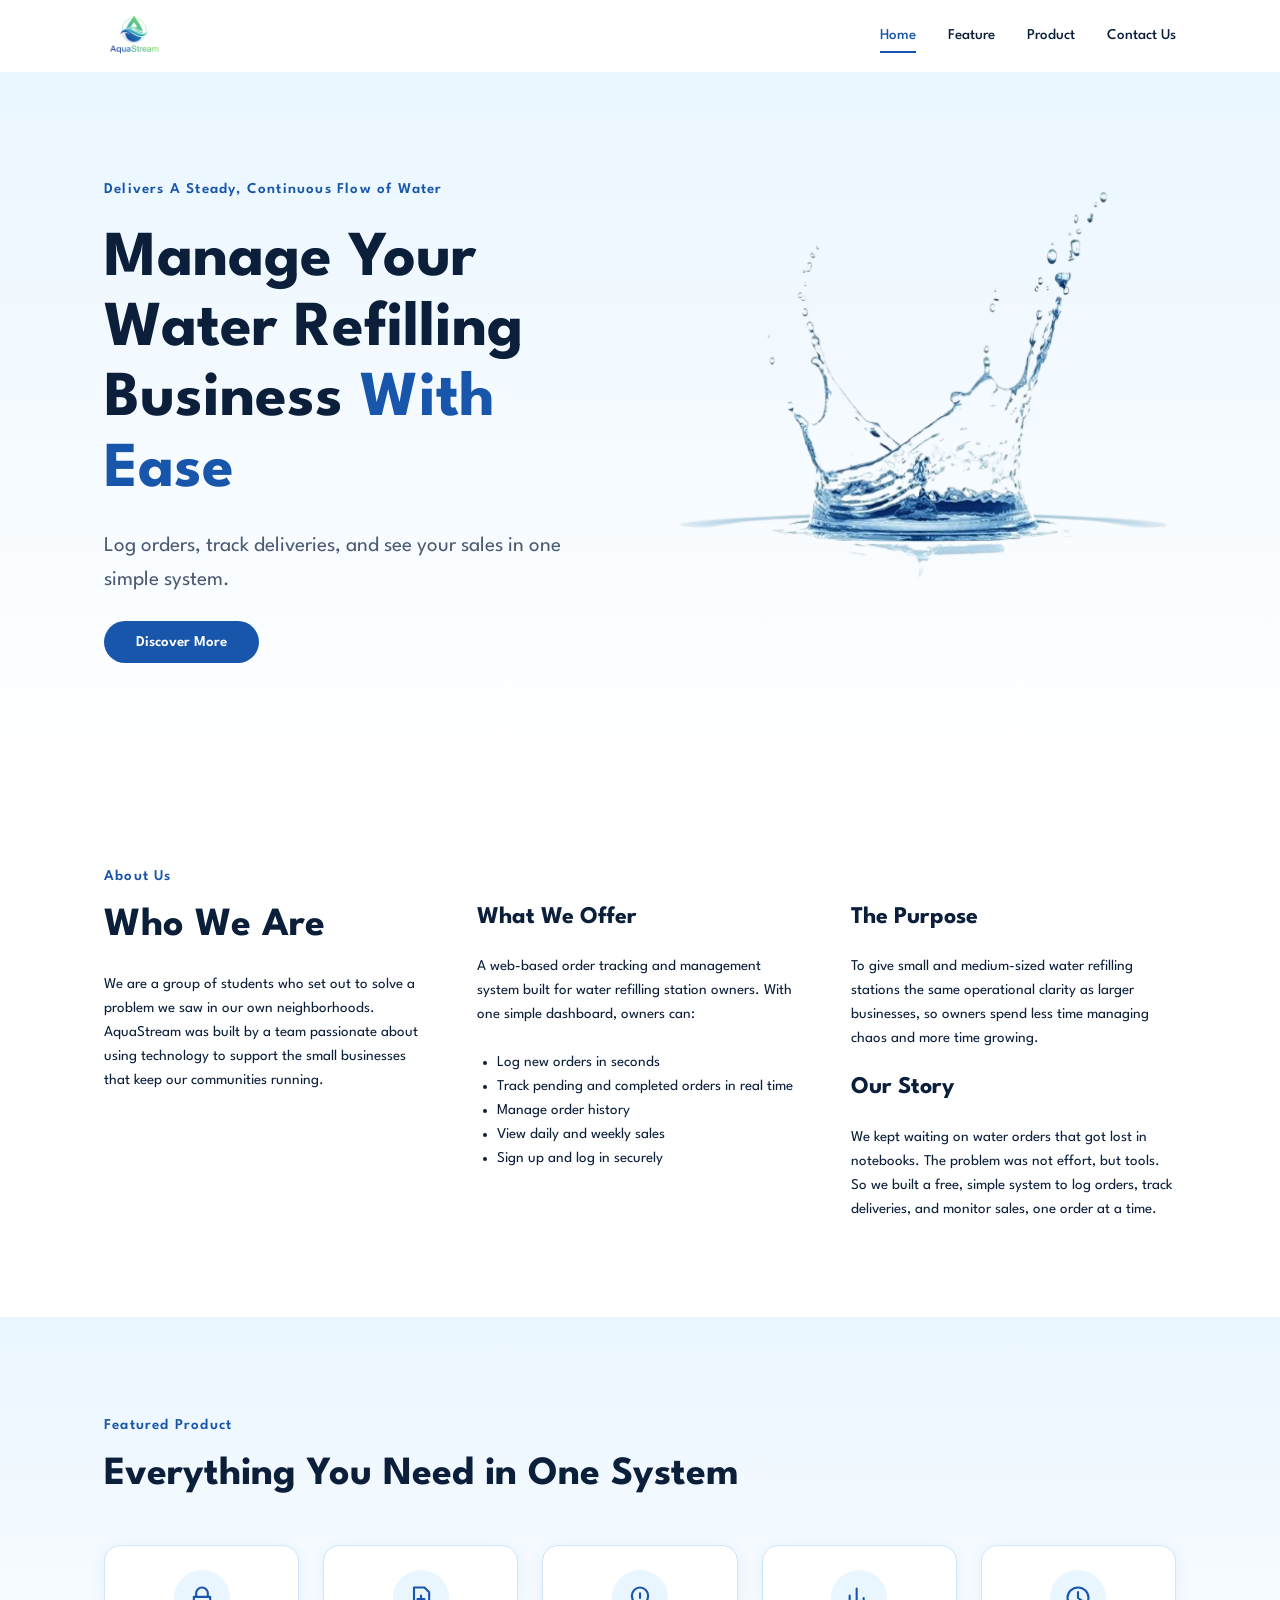
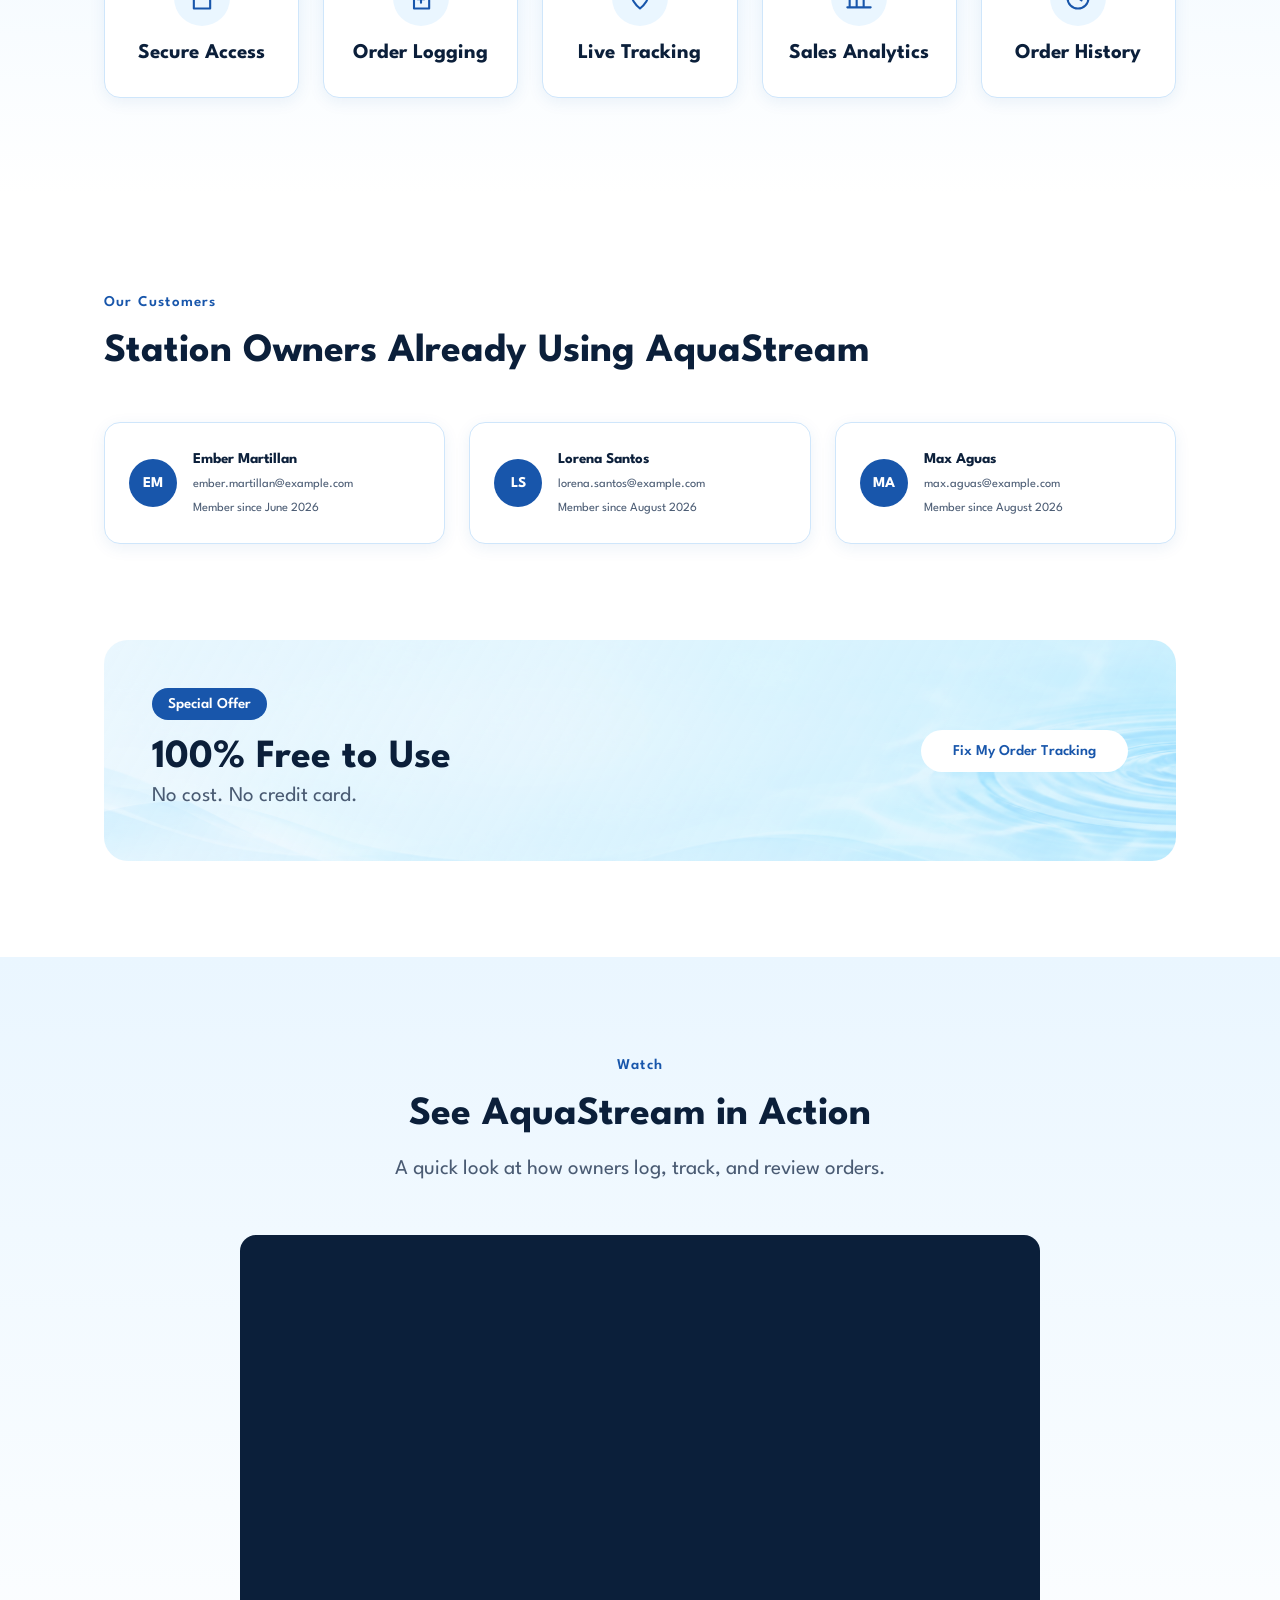
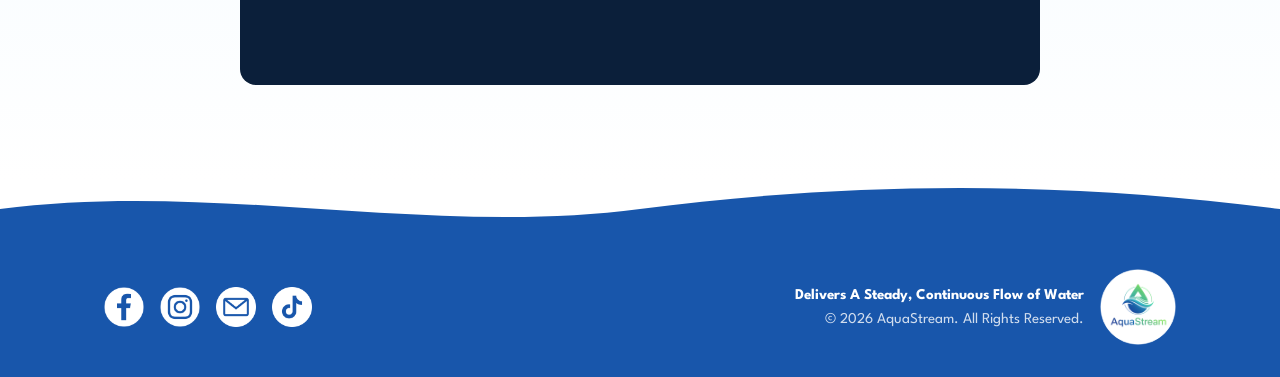
<file: index.html>
<!DOCTYPE html>
<html lang="en">
    <head>
        <meta charset="utf-8"><meta name="viewport" content="width=device-width,initial-scale=1">
        <title>Home | AquaStream</title>
        <link rel="preconnect" href="https://fonts.googleapis.com">
        <link rel="preconnect" href="https://fonts.gstatic.com" crossorigin>
        <link href="https://fonts.googleapis.com/css2?family=League+Spartan:wght@400;500;600;700&display=swap" rel="stylesheet">
        <link rel="icon" type="image/png" href="images/favicon.png">
        <link rel="stylesheet" href="css/style.css">
    </head>
    <body>
        <header class="nav">
            <div class="wrap">
                <a class="logo" href="index.html" aria-label="AquaStream Home">
                    <img src="images/logo.png" alt="AquaStream Logo">
                </a>
                <button class="hamburger-menu" aria-label="Toggle Menu">&#9776;</button>
                <nav>
                    <a href="index.html" class="active">Home</a>
                    <a href="feature.html">Feature</a>
                    <a href="product.html">Product</a>
                    <a href="contact.html">Contact Us</a>
                </nav>
            </div>
        </header>
        <main>
            <section class="tint">
              <div class="wrap grid2">
                <div class="stack">
                    <p class="eyebrow show">Delivers A Steady, Continuous Flow of Water</p>
                    <h1 class="show" style="--d:.1s">Manage Your Water Refilling Business <span class="accent">With Ease</span></h1>
                    <p class="lead show" style="--d:.2s">Log orders, track deliveries, and see your sales in one simple system.</p>
                    <a class="btn show" style="--d:.3s" href="product.html">Discover More</a>
                </div>
                <img class="hero show" style="--d:.2s" src="images/hero-splash.png" alt="Water Splash" data-ph="Hero Image">
              </div>
            </section>     
            <section>
                <div class="wrap">
                    <p class="eyebrow">About Us</p>
                    <div class="grid3">
                        <div class="stack show">
                            <h2>Who We Are</h2>
                            <p>We are a group of students who set out to solve a problem we saw in our own neighborhoods. AquaStream was built by a team passionate about using technology to support the small businesses that keep our communities running.</p>
                        </div>
                        <div class="stack show" style="--d:.1s">
                            <h3>What We Offer</h3>
                            <p>A web-based order tracking and management system built for water refilling station owners. With one simple dashboard, owners can:</p>
                            <ul>
                                <li>Log new orders in seconds</li>
                                <li>Track pending and completed orders in real time</li>
                                <li>Manage order history</li>
                                <li>View daily and weekly sales</li>
                                <li>Sign up and log in securely</li>
                            </ul>
                        </div>
                        <div class="stack show" style="--d:.2s">
                            <h3>The Purpose</h3>
                            <p>To give small and medium-sized water refilling stations the same operational clarity as larger businesses, so owners spend less time managing chaos and more time growing.</p>
                          
                            <h3>Our Story</h3>
                            <p>We kept waiting on water orders that got lost in notebooks. The problem was not effort, but tools. So we built a free, simple system to log orders, track deliveries, and monitor sales, one order at a time.</p>
                        </div>
                    </div>
                </div>
            </section>
            <section class="tint">
                <div class="wrap">
                    <p class="eyebrow">Featured Product</p>
                    <h2>Everything You Need in One System</h2>
                    <div class="tiles" data-features="tiles"></div>
                </div>
            </section>
            <section>
                <div class="wrap">
                    <p class="eyebrow">Our Customers</p>
                    <h2>Station Owners Already Using AquaStream</h2>
                    <div class="users" id="customers"></div>
                </div>
            </section>
            <section style="padding-top:0">
                <div class="wrap">
                    <div class="promo show bg">
                        <div>
                            <span class="pill">Special Offer</span>
                            <h2>100% Free to Use</h2>
                            <p class="lead">No cost. No credit card.</p>
                        </div>
                        <a class="btn light" href="Signup.html">Fix My Order Tracking</a>
                    </div>
                </div>
            </section>
            <section class="tint">
                <div class="wrap center">
                    <p class="eyebrow">Watch</p>
                    <h2>See AquaStream in Action</h2>
                    <p class="lead">A quick look at how owners log, track, and review orders.</p>
                    <div class="video show">
                        <iframe src="https://www.youtube.com/embed/BJj9mipPvKA?" title="YouTube video player" allow="accelerometer; autoplay; clipboard-write; encrypted-media; gyroscope; picture-in-picture; web-share" referrerpolicy="strict-origin-when-cross-origin" allowfullscreen></iframe>
                    </div>
                </div>
            </section>
        </main>
        <footer>
            <div class="wave">
                <svg viewBox="0 0 1440 56" preserveAspectRatio="none">
                    <path fill="#1856AB" d="M0 28C240 0 480 56 720 28s480-28 720 0v28H0z"/>
                </svg>
            </div>
            <div class="fin">
                <div class="wrap">
                    <div class="soc">
                        <a href="https://www.facebook.com/share/1CFapo7KM9/?mibextid=wwXIfr" aria-label="Facebook"><img src="images/facebook.png" alt="Facebook"></a>
                        <a href="https://www.instagram.com/aquastream.web?vrfl=OXBncWd4NnViMTFv" aria-label="Instagram"><img src="images/instagram.png" alt="Instagram"></a>
                        <a href="mailto:aquastream.web@gmail.com" aria-label="Email"><img src="images/email.png" alt="Email"></a>
                        <a href="https://www.tiktok.com/@aquastream.web?_r=1&_t=ZS-9AUb11NRIZE" aria-label="TikTok"><img src="images/tiktok.png" alt="TikTok"></a>
                    </div>
                    <div class="footer-brand">
                        <p><b>Delivers A Steady, Continuous Flow of Water</b><br><small>&copy; 2026 AquaStream. All Rights Reserved.</small></p>
                        <a class="logo" href="index.html" aria-label="AquaStream Home">
                            <img src="images/footer-logo.png" alt="AquaStream Logo">
                        </a>
                    </div>
                </div>
            </div>
        </footer>
        <script src="js/main.js" defer></script>
    </body>
</html>
</file>
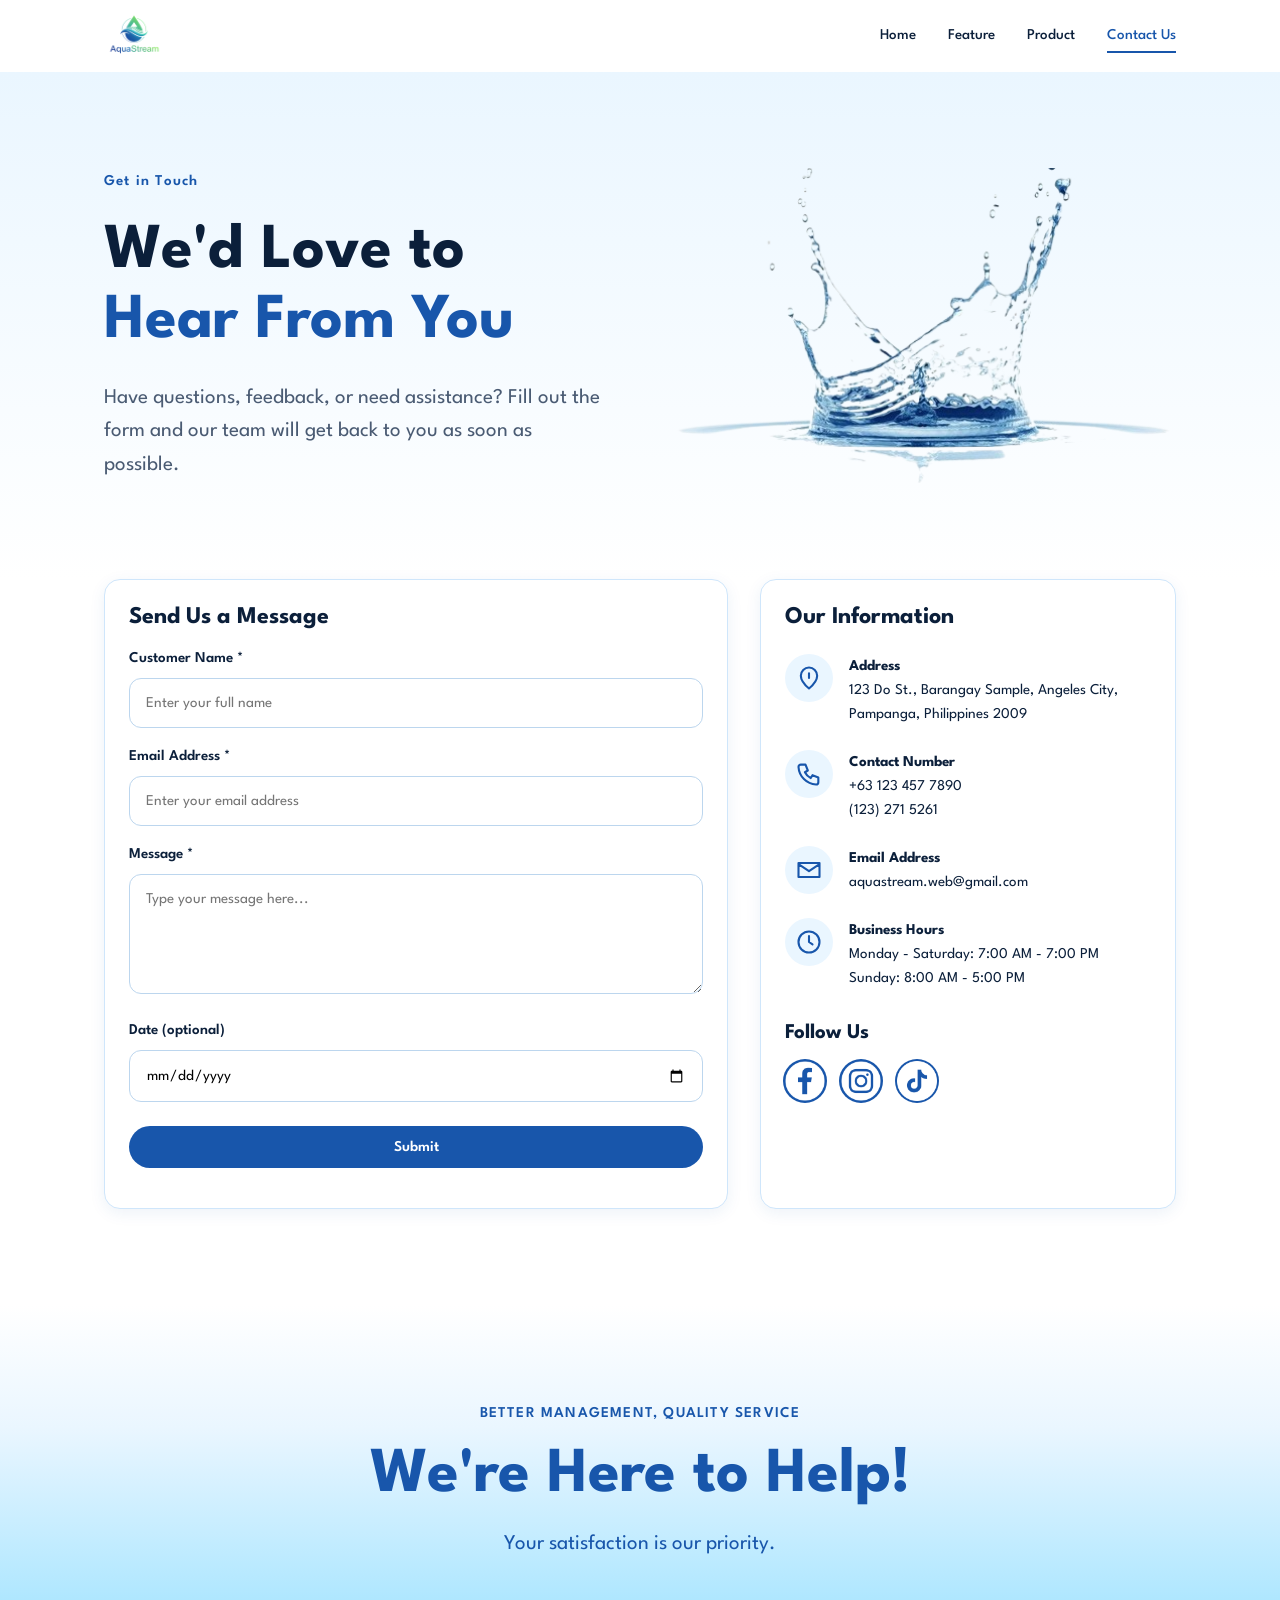
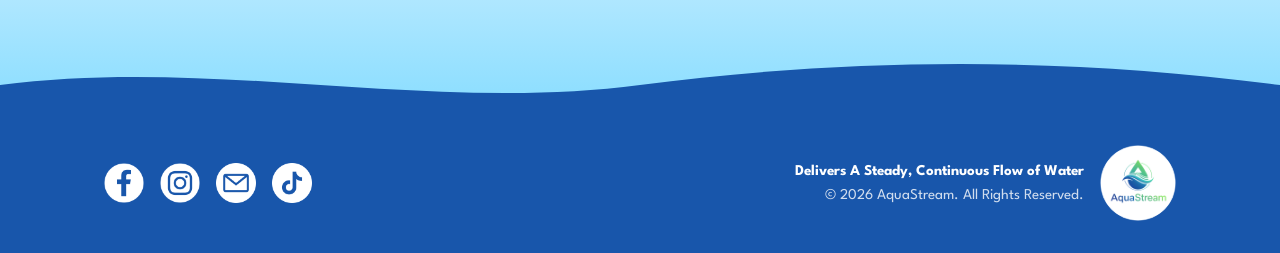
<file: contact.html>
<!DOCTYPE html>
<html lang="en">
    <head>
        <meta charset="utf-8">
        <meta name="viewport" content="width=device-width,initial-scale=1">
        <title>Contact Us | AquaStream</title>
        <link rel="preconnect" href="https://fonts.googleapis.com">
        <link rel="preconnect" href="https://fonts.gstatic.com" crossorigin>
        <link href="https://fonts.googleapis.com/css2?family=League+Spartan:wght@400;500;600;700&display=swap" rel="stylesheet">
        <link rel="icon" type="image/png" href="images/favicon.png">
        <link rel="stylesheet" href="css/style.css">
    </head>
    <body>
        <header class="nav">
            <div class="wrap">
                <a class="logo" href="index.html" aria-label="AquaStream Home">
                    <img src="images/logo.png" alt="AquaStream Logo">
                </a>
                <button class="hamburger-menu" aria-label="Toggle Menu">&#9776;</button>
                <nav>
                    <a href="index.html">Home</a>
                    <a href="feature.html">Feature</a>
                    <a href="product.html">Product</a>
                    <a href="contact.html" class="active">Contact Us</a>
                </nav>
            </div>
        </header>
        <main>
            <section class="tint">
                <div class="wrap grid2">
                    <div class="stack">
                        <p class="eyebrow show">Get in Touch</p>
                        <h1 class="show" style="--d:.1s">We'd Love to <span class="accent">Hear From You</span></h1>
                        <p class="lead show" style="--d:.2s">Have questions, feedback, or need assistance? Fill out the form and our team will get back to you as soon as possible.</p>
                    </div>
                    <img class="hero wide show" style="--d:.2s" src="images/hero-splash.png" alt="Water Splash" data-ph="Contact Page: Hero Image">
                </div>
            </section>
            <section style="padding-top:0">
                <div class="wrap contact">
                    <form class="card cform show" id="contact-form" novalidate>
                        <h3>Send Us a Message</h3>
                        <label for="name">Customer Name *</label>
                        <input id="name" name="name" placeholder="Enter your full name" required>
                        <label for="email">Email Address *</label>
                        <input id="email" name="email" type="email" placeholder="Enter your email address" required>
                        <label for="msg">Message *</label>
                        <textarea id="msg" name="msg" placeholder="Type your message here..." required></textarea>
                        <label for="date">Date (optional)</label>
                        <input id="date" name="date" type="date">
                        <button class="btn" type="submit">Submit</button>
                        <p class="note" role="status"></p>
                    </form>
                    <aside class="card show" style="--d:.1s">
                        <h3>Our Information</h3>
                        <div class="info">
                            <span class="ico" data-ic="pin"></span>
                            <p><b>Address</b>123 Do St., Barangay Sample, Angeles City, Pampanga, Philippines 2009</p>
                        </div>
                        <div class="info">
                            <span class="ico" data-ic="phone"></span>
                            <p><b>Contact Number</b>+63 123 457 7890<br>(123) 271 5261</p>
                        </div>
                        <div class="info">
                            <span class="ico" data-ic="mail"></span>
                            <p><b>Email Address</b>aquastream.web@gmail.com</p>
                        </div>
                        <div class="info">
                            <span class="ico" data-ic="clock"></span>
                            <p><b>Business Hours</b>Monday - Saturday: 7:00 AM - 7:00 PM<br>Sunday: 8:00 AM - 5:00 PM</p>
                        </div>
                        <h3 style="font-size:21px;margin:32px 0 16px">Follow Us</h3>
                        <div data-social></div>
                    </aside>
                </div>
            </section>
            <section class="contact-msg">
                <div class="wrap">
                    <p class="eyebrow">Better Management, Quality Service</p>
                    <h2>We're Here to Help!</h2>
                    <p class="lead">Your satisfaction is our priority.</p>
                </div>
            </section>
        </main>
        <footer>
            <div class="wave">
                <svg viewBox="0 0 1440 56" preserveAspectRatio="none">
                    <path fill="#1856AB" d="M0 28C240 0 480 56 720 28s480-28 720 0v28H0z"/>
                </svg>
            </div>
            <div class="fin">
                <div class="wrap">
                    <div class="soc">
                        <a href="https://www.facebook.com/share/1CFapo7KM9/?mibextid=wwXIfr" aria-label="Facebook"><img src="images/facebook.png" alt="Facebook"></a>
                        <a href="https://www.instagram.com/aquastream.web?vrfl=OXBncWd4NnViMTFv" aria-label="Instagram"><img src="images/instagram.png" alt="Instagram"></a>
                        <a href="mailto:aquastream.web@gmail.com" aria-label="Email"><img src="images/email.png" alt="Email"></a>
                        <a href="https://www.tiktok.com/@aquastream.web?_r=1&_t=ZS-9AUb11NRIZE" aria-label="TikTok"><img src="images/tiktok.png" alt="TikTok"></a>
                    </div>
                    <div class="footer-brand">
                        <p><b>Delivers A Steady, Continuous Flow of Water</b><br><small>&copy; 2026 AquaStream. All Rights Reserved.</small></p>
                        <a class="logo" href="index.html" aria-label="AquaStream Home">
                            <img src="images/footer-logo.png" alt="AquaStream Logo">
                        </a>
                    </div>
                </div>
            </div>
        </footer>
        <script src="js/main.js" defer></script>
    </body>
</html>
</file>
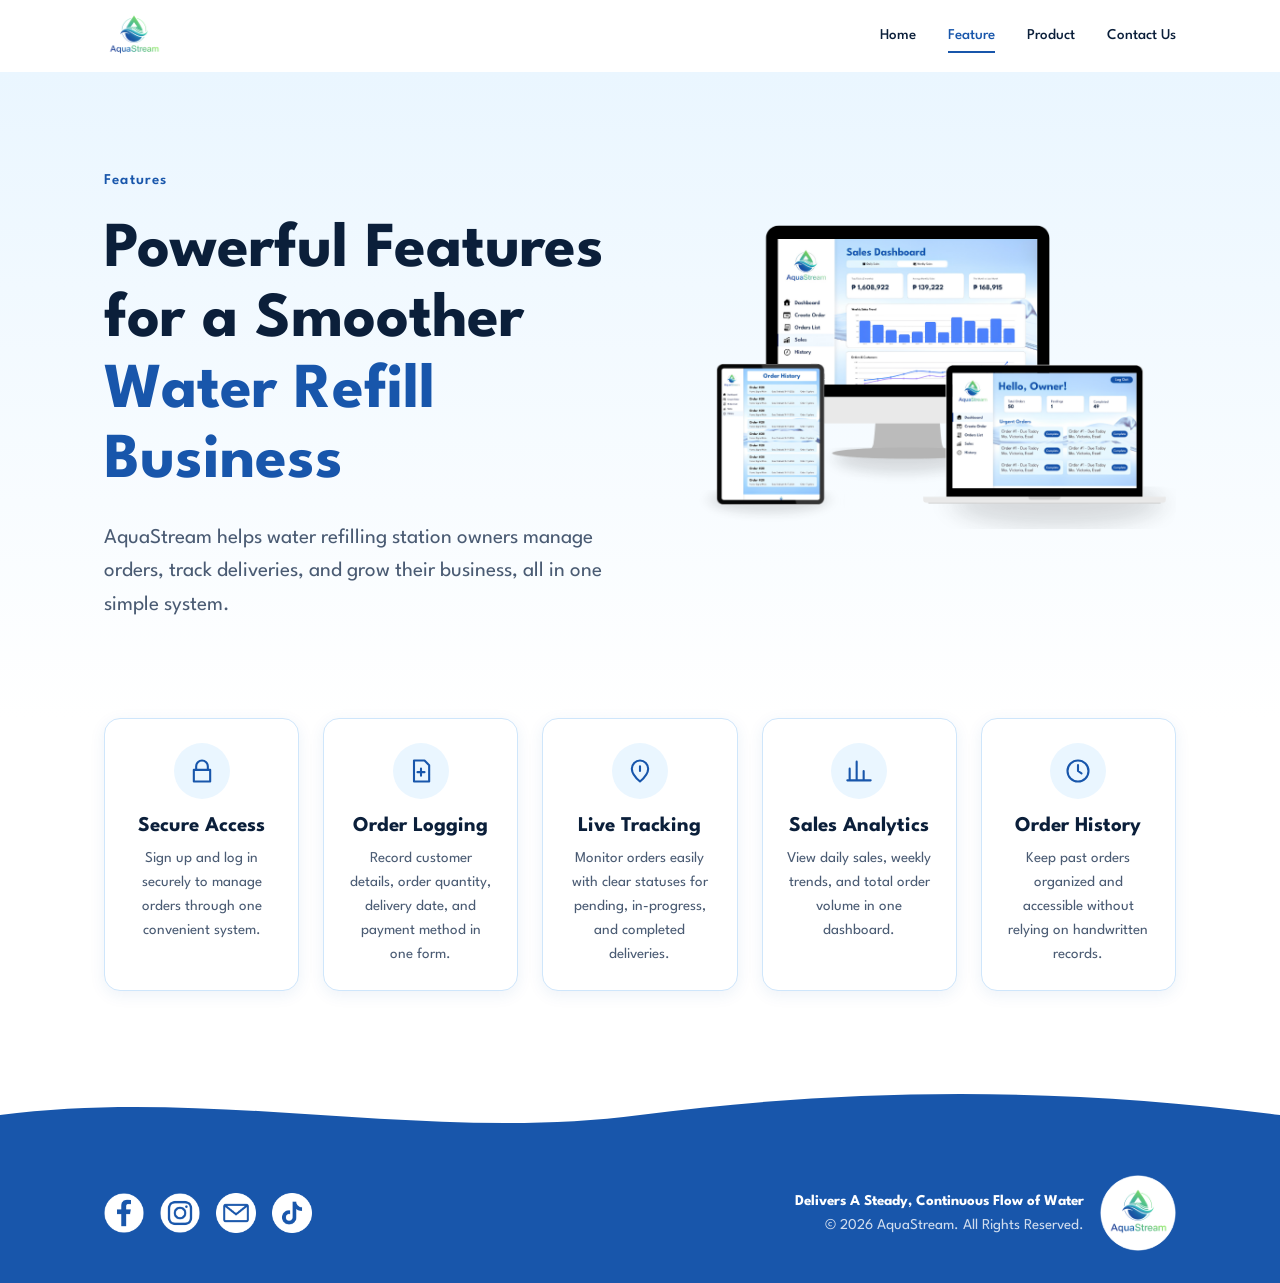
<file: feature.html>
<!DOCTYPE html>
<html lang="en">
    <head>
        <meta charset="utf-8">
        <meta name="viewport" content="width=device-width,initial-scale=1">
        <title>Feature | AquaStream</title>
        <link rel="preconnect" href="https://fonts.googleapis.com">
        <link rel="preconnect" href="https://fonts.gstatic.com" crossorigin>
        <link href="https://fonts.googleapis.com/css2?family=League+Spartan:wght@400;500;600;700&display=swap" rel="stylesheet">
        <link rel="icon" type="image/png" href="images/favicon.png">
        <link rel="stylesheet" href="css/style.css">
    </head>
    <body>
        <header class="nav">
            <div class="wrap">
                <a class="logo" href="index.html" aria-label="AquaStream Home">
                    <img src="images/logo.png" alt="AquaStream Logo">
                </a>
                <button class="hamburger-menu" aria-label="Toggle Menu">&#9776;</button>
                <nav>
                    <a href="index.html">Home</a>
                    <a href="feature.html" class="active">Feature</a>
                    <a href="product.html">Product</a>
                    <a href="contact.html">Contact Us</a>
                </nav>
            </div>
        </header>
        <main>
            <section class="tint">
                <div class="wrap grid2">
                    <div class="stack">
                        <p class="eyebrow show">Features</p>
                        <h1 class="show" style="--d:.1s">Powerful Features for a Smoother <span class="accent">Water Refill Business</span></h1>
                        <p class="lead show" style="--d:.2s">AquaStream helps water refilling station owners manage orders, track deliveries, and grow their business, all in one simple system.</p>
                    </div>
                    <div class="show" style="--d:.2s;padding-bottom:48px">
                        <img class="hero wide" src="images/features.png" data-ph="Mockups" alt="Mockups on Desktop and Tablet">
                    </div>
                </div>
            </section>
            <section style="padding-top:0">
                <div class="wrap">
                    <div class="feats" data-features="cards" style="margin-top:0"></div>
                </div>
            </section>
        </main>
        <footer>
            <div class="wave">
                <svg viewBox="0 0 1440 56" preserveAspectRatio="none">
                    <path fill="#1856AB" d="M0 28C240 0 480 56 720 28s480-28 720 0v28H0z"/>
                </svg>
            </div>
            <div class="fin">
                <div class="wrap">
                    <div class="soc">
                        <a href="https://www.facebook.com/share/1CFapo7KM9/?mibextid=wwXIfr" aria-label="Facebook"><img src="images/facebook.png" alt="Facebook"></a>
                        <a href="https://www.instagram.com/aquastream.web?vrfl=OXBncWd4NnViMTFv" aria-label="Instagram"><img src="images/instagram.png" alt="Instagram"></a>
                        <a href="mailto:aquastream.web@gmail.com" aria-label="Email"><img src="images/email.png" alt="Email"></a>
                        <a href="https://www.tiktok.com/@aquastream.web?_r=1&_t=ZS-9AUb11NRIZE" aria-label="TikTok"><img src="images/tiktok.png" alt="TikTok"></a>
                    </div>
                    <div class="footer-brand">
                        <p><b>Delivers A Steady, Continuous Flow of Water</b><br><small>&copy; 2026 AquaStream. All Rights Reserved.</small></p>
                        <a class="logo" href="index.html" aria-label="AquaStream Home">
                            <img src="images/footer-logo.png" alt="AquaStream Logo">
                        </a>
                    </div>
                </div>
            </div>
        </footer>
        <script src="js/main.js" defer></script>
    </body>
</html>
</file>
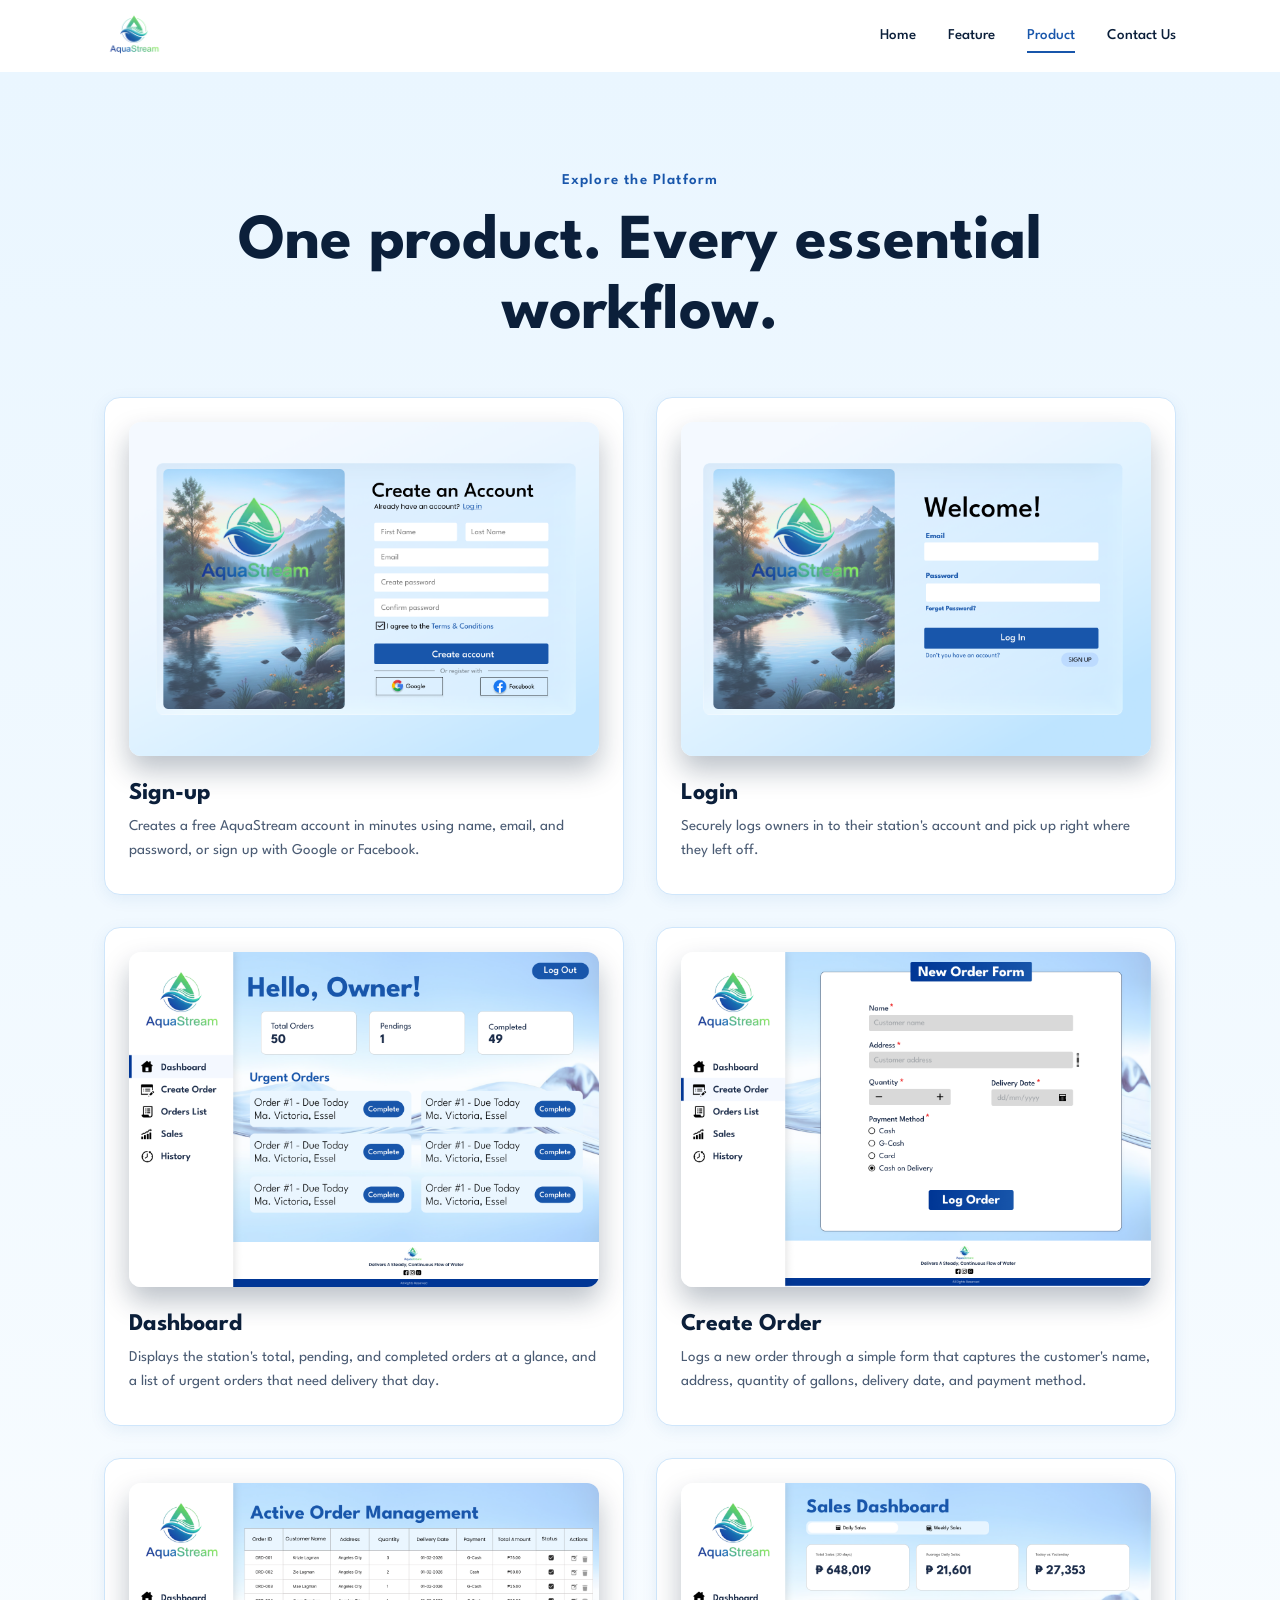
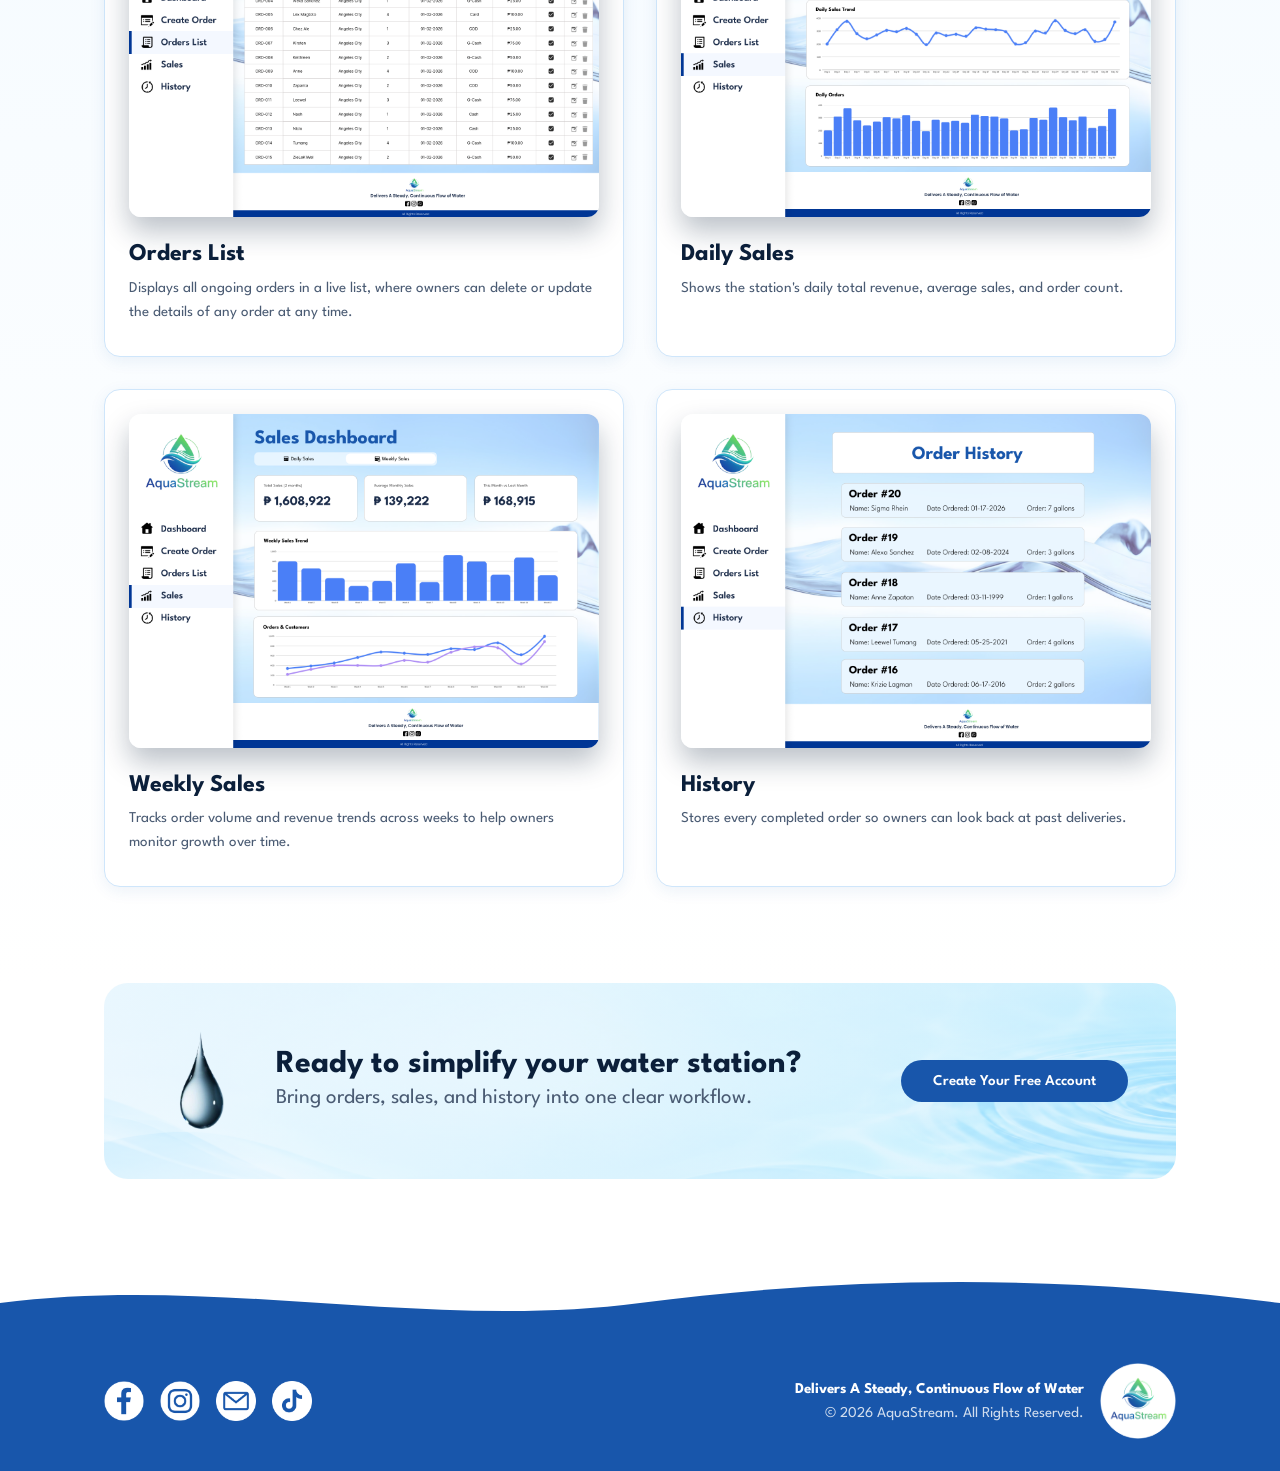
<file: product.html>
<!DOCTYPE html>
<html lang="en">
    <head>
        <meta charset="utf-8">
        <meta name="viewport" content="width=device-width,initial-scale=1">
        <title>Product | AquaStream</title>
        <link rel="preconnect" href="https://fonts.googleapis.com">
        <link rel="preconnect" href="https://fonts.gstatic.com" crossorigin>
        <link href="https://fonts.googleapis.com/css2?family=League+Spartan:wght@400;500;600;700&display=swap" rel="stylesheet">
        <link rel="icon" type="image/png" href="images/favicon.png">
        <link rel="stylesheet" href="css/style.css">
    </head>
    <body>
        <header class="nav">
            <div class="wrap">
                <a class="logo" href="index.html" aria-label="AquaStream Home">
                    <img src="images/logo.png" alt="AquaStream Logo">
                </a>
                <button class="hamburger-menu" aria-label="Toggle Menu">&#9776;</button>
                <nav>
                    <a href="index.html">Home</a>
                    <a href="feature.html">Feature</a>
                    <a href="product.html" class="active">Product</a>
                    <a href="contact.html">Contact Us</a>
                </nav>
            </div>
        </header>
        <main>
            <section class="tint">
                <div class="wrap center">
                    <p class="eyebrow show">Explore the Platform</p>
                    <h1 class="show" style="--d:.1s">One product. Every essential workflow.</h1>
                    <div class="pgrid" id="product-grid" style="text-align:left"></div>
                </div>
            </section>
            <section style="padding-top:0">
                <div class="wrap">
                    <div class="promo show bg">
                        <div class="promo-waterdrop">
                            <img src="images/water-drop.png" alt="Water Drop">
                            <div>
                                <h2>Ready to simplify your water station?</h2>
                                <p class="lead">Bring orders, sales, and history into one clear workflow.</p>
                            </div>
                        </div>
                        <a class="btn" href="Signup.html">Create Your Free Account</a>
                    </div>
                </div>
            </section>
        </main>
        <footer>
            <div class="wave">
                <svg viewBox="0 0 1440 56" preserveAspectRatio="none">
                    <path fill="#1856AB" d="M0 28C240 0 480 56 720 28s480-28 720 0v28H0z"/>
                </svg>
            </div>
            <div class="fin">
                <div class="wrap">
                    <div class="soc">
                        <a href="https://www.facebook.com/share/1CFapo7KM9/?mibextid=wwXIfr" aria-label="Facebook"><img src="images/facebook.png" alt="Facebook"></a>
                        <a href="https://www.instagram.com/aquastream.web?vrfl=OXBncWd4NnViMTFv" aria-label="Instagram"><img src="images/instagram.png" alt="Instagram"></a>
                        <a href="mailto:aquastream.web@gmail.com" aria-label="Email"><img src="images/email.png" alt="Email"></a>
                        <a href="https://www.tiktok.com/@aquastream.web?_r=1&_t=ZS-9AUb11NRIZE" aria-label="TikTok"><img src="images/tiktok.png" alt="TikTok"></a>
                    </div>
                    <div class="footer-brand">
                        <p><b>Delivers A Steady, Continuous Flow of Water</b><br><small>&copy; 2026 AquaStream. All Rights Reserved.</small></p>
                        <a class="logo" href="index.html" aria-label="AquaStream Home">
                            <img src="images/footer-logo.png" alt="AquaStream Logo">
                        </a>
                    </div>
                </div>
            </div>
        </footer>
        <script src="js/main.js" defer></script>
    </body>
</html>
</file>
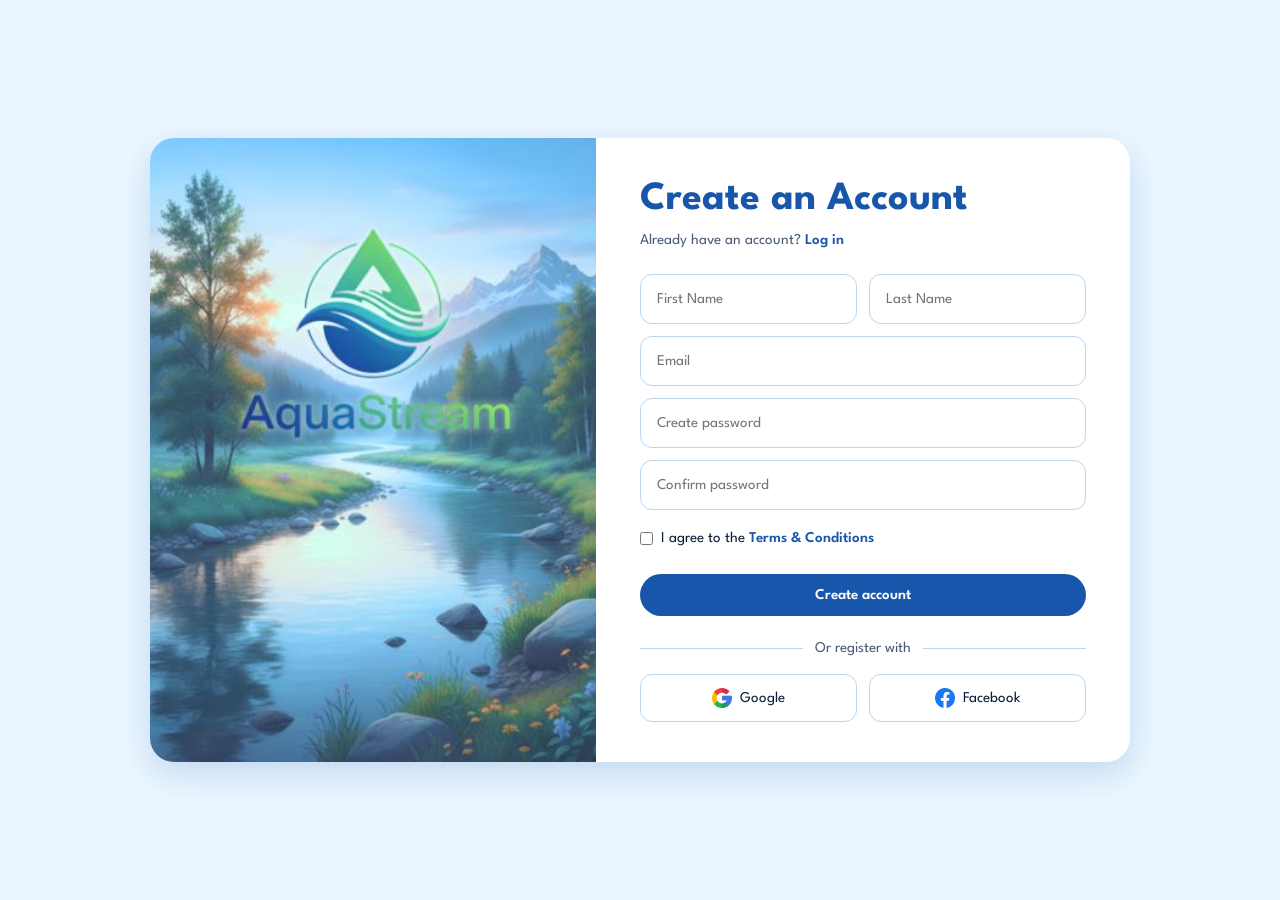
<file: Signup.html>
<!DOCTYPE html>
<html lang="en">
    <head>
        <meta charset="UTF-8">
        <meta name="viewport" content="width=device-width,initial-scale=1">
        <title>Sign Up | AquaStream</title>
        <link rel="preconnect" href="https://fonts.googleapis.com">
        <link rel="preconnect" href="https://fonts.gstatic.com" crossorigin>
        <link href="https://fonts.googleapis.com/css2?family=League+Spartan:wght@400;500;600;700&display=swap" rel="stylesheet">
        <link rel="icon" type="image/png" href="images/favicon.png">
        <link rel="stylesheet" href="css/style.css">
        <style>
            body {
                min-height: 100vh;
                display: flex;
                align-items: center;
                justify-content: center;
                padding: 24px;
                background: var(--ice);
            }
            .container {
                display: flex;
                width: 100%;
                max-width: 980px;
                min-height: 620px;
                background: #fff;
                border-radius: 24px;
                overflow: hidden;
                box-shadow: var(--sh);
            }
            .left-panel {
                flex: 1;
                background: linear-gradient(160deg, var(--blue), var(--sky));
            }
            .left-panel img { width: 100%; height: 100%; object-fit: cover; }
            .right-panel {
                flex: 1;
                padding: 40px 44px;
                display: flex;
                flex-direction: column;
                justify-content: center;
            }
            .right-panel h2 { margin-bottom: 6px; }
            .login-link { margin-bottom: 22px; color: var(--mut); }
            .login-link a, .terms a { font-weight: 600; }
            #message { margin: 0 0 16px; }
            .row { display: flex; gap: 12px; }
            .row input { flex: 1; min-width: 0; }
            .cform input:not([type="checkbox"]) { margin-bottom: 12px; }
            .cform .terms {
                display: flex;
                align-items: center;
                gap: 8px;
                margin: 4px 0 0;
                font-weight: 400;
            }
            .cform .terms input { width: auto; padding: 0; }
            .divider { display: flex; align-items: center; gap: 12px; margin: 20px 0 14px; color: var(--mut); }
            .divider::before, .divider::after { content: ""; flex: 1; height: 1px; background: #bcd6ee; }
            .social-buttons { display: flex; gap: 12px; }
            .social-buttons a {
                flex: 1;
                display: flex;
                align-items: center;
                justify-content: center;
                gap: 8px;
                padding: 11px;
                border: 1px solid #bcd6ee;
                border-radius: 12px;
                transition: .3s var(--ease);
            }
            .social-buttons a:hover { background: var(--ice); }
            .social-buttons img { width: 20px; height: 20px; }
            @media (max-width: 760px) {
                .left-panel { display: none; }
                .right-panel { padding: 32px 24px; }
                .row { flex-direction: column; gap: 0; }
            }
        </style>
    </head>
    <body>

    <div class="container">

        <div class="left-panel">
            <img src="images/signup_img.jpg" alt="AquaStream" onerror="this.style.display='none'">
        </div>

        <div class="right-panel">
            <h2 class="accent">Create an Account</h2>
            <p class="login-link">Already have an account? <a class="accent" href="#">Log in</a></p>

            <p id="message" class="note" role="alert" hidden></p>

            <form id="signup-form" class="cform" novalidate>
                <div class="row">
                    <input type="text" name="first_name" placeholder="First Name" required>
                    <input type="text" name="last_name" placeholder="Last Name" required>
                </div>

                <input type="email" name="email" placeholder="Email" required>
                <input type="password" name="password" placeholder="Create password" required>
                <input type="password" name="confirm_password" placeholder="Confirm password" required>

                <label class="terms">
                    <input type="checkbox" name="terms" required>
                    <span>I agree to the <a class="accent" href="#">Terms &amp; Conditions</a></span>
                </label>

                <button type="submit" class="btn">Create account</button>

                <div class="divider"><span>Or register with</span></div>

                <div class="social-buttons">
                    <a href="#">
                        <img src="images/google-icon.png" alt="" onerror="this.style.display='none'"> Google
                    </a>

                    <a href="#">
                        <img src="images/facebook-icon.png" alt="" onerror="this.style.display='none'"> Facebook
                    </a>
                </div>
            </form>
        </div>
    </div>

    <script>
        const form = document.getElementById("signup-form");
        const box = document.getElementById("message");

        const show = (text, isError) => {
            box.textContent = text;
            box.className = "note" + (isError ? " err" : "");
            box.hidden = false;
        };

        form.addEventListener("submit", e => {
            e.preventDefault();

            const data = new FormData(form);
            const required = ["first_name", "last_name", "email", "password", "confirm_password"];
            const empty = required.some(k => !data.get(k).trim());

            if (empty || !form.email.checkValidity()) {
                show("Please fill in your name and a valid email address.", true);
            } else if (data.get("password") !== data.get("confirm_password")) {
                show("Passwords do not match!", true);
            } else if (data.get("password").length < 6) {
                show("Password must be at least 6 characters.", true);
            } else if (!form.terms.checked) {
                show("Please agree to the Terms & Conditions.", true);
            } else {
                show("Thanks, " + data.get("first_name").trim() + "! AquaStream sign-up is opening soon. We'll email you when your account is ready.", false);
                form.reset();
            }
        });
    </script>
    </body>
</html>
</file>
<file: css/style.css>
:root {
    --blue:#1856AB;
    --sky:#88DDFF;
    --ice:#EAF6FF;
    --ink:#0B1F3A;
    --mut:#4A5B73;
    --r:16px;
    --sh:0 12px 32px rgba(24,86,171,.18);
    --ease:cubic-bezier(.22,1,.36,1)
}
* {
    box-sizing:border-box;
    margin:0
}
body {
    font:400 15px/1.6 "League Spartan",system-ui,sans-serif;
    color:var(--ink);
    background:#fff;
    animation:in .5s var(--ease)
}
body.leave {
    opacity:0;
    transform:translateY(-6px);
    transition:.25s
}
@keyframes in {
    from {
        opacity:0;
        transform:translateY(8px)
    }
}
img {
    max-width:100%;
    display:block
}
a {
    color:inherit;
    text-decoration:none
}
ul {
    padding-left:20px
}
h1,h2,h3 {
    line-height:1.1;
    font-weight:700
}
h1 {
    font-size:clamp(40px,6vw,64px)
}
h2 {
    font-size:clamp(28px,4vw,40px)
}
h3 {
    font-size:24px
}
.lead {
    font-size:21px;
    color:var(--mut);
    max-width:520px
}
.accent {
    color:var(--blue)
}
.eyebrow {
    font-size:15px;
    font-weight:600;
    letter-spacing:.08em;
    color:var(--blue);
    margin-bottom:16px
}
.wrap {
    max-width:1120px;
    margin:0 auto;
    padding:0 24px
}
section {
    padding:96px 0
}
.tint {
    background:linear-gradient(var(--ice),#fff)
}
.center {
    text-align:center
}
.center .lead {
    margin:16px auto 0
}
.stack>*+* {
    margin-top:24px
}
.btn {
    display:inline-block;
    background:var(--blue);
    color:#fff;
    font:600 15px "League Spartan",sans-serif;
    padding:14px 32px;
    border-radius:99px;
    border:0;
    cursor:pointer;
    transition:.3s var(--ease)
}
.btn:hover {
    transform:translateY(-2px);
    box-shadow:var(--sh);
    background:#0f4590
}
.btn.light {
    background:#fff;
    color:var(--blue)
}
a:focus-visible,button:focus-visible,input:focus-visible,textarea:focus-visible {
    outline:3px solid var(--sky);
    outline-offset:2px
}
.nav {
    position:sticky;
    top:0;
    z-index:9;
    background:rgba(255,255,255,.9);
    backdrop-filter:blur(10px)
}
.nav .wrap {
    display:flex;
    align-items:center;
    justify-content:space-between;
    height:72px
}
.logo {
    display:flex;
    align-items:center;
}
.logo img {
    width:60px;
    height:60px;
    object-fit:contain
}
.nav nav {
    display:flex;
    gap:32px
}
.nav nav a {
    font-weight:500;
    padding:4px 0;
    border-bottom:2px solid transparent;
    transition:.3s
}
.nav nav a:hover,.nav nav a.active {
    color:var(--blue);
    border-color:var(--blue)
}
.hamburger-menu {
    display:none;
    background:none;
    border:0;
    font-size:28px;
    color:var(--blue);
    cursor:pointer
}
.grid2 {
    display:grid;
    grid-template-columns:1fr 1fr;
    gap:64px;
    align-items:center
}
.grid3 {
    display:grid;
    grid-template-columns:repeat(3,1fr);
    gap:48px
}
.hero {
    width:100%;
    aspect-ratio:1/1;
    object-fit:cover;
    border-radius:var(--r)
}
.hero.wide {
    aspect-ratio:16/10
}
.card {
    background:#fff;
    border:1px solid #cfe6fb;
    border-radius:var(--r);
    padding:24px;
    box-shadow:0 4px 16px rgba(24,86,171,.08)
}
.ico {
    display:inline-grid;
    place-items:center;
    width:56px;
    height:56px;
    border-radius:50%;
    background:var(--ice);
    color:var(--blue)
}
.ico svg {
    width:28px;
    height:28px
}
.tiles,.feats {
    display:grid;
    grid-template-columns:repeat(5,1fr);
    gap:24px;
    margin-top:48px
}
.tile,.feat {
    text-align:center
}
.tile h3,.feat h3 {
    font-size:21px;
    margin:16px 0 8px
}
.feat p {
    font-size:15px;
    color:var(--mut)
}
.promo {
    display:flex;
    align-items:center;
    justify-content:space-between;
    gap:32px;
    border-radius:24px;
    padding:48px
}
.promo.bg {
    background:linear-gradient(120deg,rgba(234,246,255,.6),rgba(136,221,255,.3)),url("../images/promo-banner.png") center/cover
}
.promo-waterdrop {
    display:flex;
    align-items:center;
    gap:24px;
    flex:1;
    min-width:0
}
.promo-waterdrop img {
    height:100px;
    width:auto;
    flex:none
}
.promo-waterdrop h2 {
    font-size:clamp(24px,3vw,32px)
}
.promo .btn {
    flex:none;
    white-space:nowrap
}
.pill {
    display:inline-block;
    background:var(--blue);
    color:#fff;
    font-weight:600;
    padding:4px 16px;
    border-radius:99px;
    margin-bottom:16px
}
.video {
    position:relative;
    max-width:800px;
    margin:48px auto 0;
    aspect-ratio:16/9;
    background:var(--ink);
    border-radius:var(--r);
    overflow:hidden
}
.video iframe {
    position:absolute;
    inset:0;
    width:100%;
    height:100%;
    border:0
}
.users {
    display:grid;
    grid-template-columns:repeat(auto-fit,minmax(320px,1fr));
    gap:24px;
    margin-top:48px
}
.users .card {
    display:flex;
    gap:16px;
    align-items:center
}
.av {
    flex:none;
    width:48px;
    height:48px;
    border-radius:50%;
    background:var(--blue);
    color:#fff;
    display:grid;
    place-items:center;
    font-weight:700
}
.users small {
    color:var(--mut);
    overflow-wrap:break-word
}
.pgrid {
    display:grid;
    grid-template-columns:1fr 1fr;
    gap:32px;
    margin-top:48px
}
.pcard {
    padding:24px 24px 32px
}
.pcard h3 {
    margin:24px 0 8px
}
.pcard p {
    color:var(--mut)
}
.shot img {
    width:100%;
    height:auto;
    border-radius:12px;
    box-shadow:0 14px 28px rgba(11,31,58,.28)
}
.has-hot .pcard:not(.hot) {
    opacity:.65;
    transform:scale(.98)
}
.pcard.show.hot {
    transform:translateY(-10px);
    box-shadow:var(--sh);
    border-color:var(--blue)
}
.cform label {
    display:block;
    font-weight:600;
    margin:16px 0 8px
}
.cform input,.cform textarea {
    width:100%;
    font:inherit;
    padding:12px 16px;
    border:1px solid #bcd6ee;
    border-radius:12px;
    background:#fff
}
.cform textarea {
    min-height:120px;
    resize:vertical
}
.cform .bad {
    border-color:#d33
}
.cform .btn {
    margin-top:24px;
    width:100%
}
.note {
    margin-top:16px;
    font-weight:600;
    color:var(--blue)
}
.note.err {
    color:#d33
}
.contact {
    display:grid;
    grid-template-columns:3fr 2fr;
    gap:32px
}
.info {
    display:flex;
    gap:16px;
    margin-top:24px
}
.info .ico {
    width:48px;
    height:48px;
    flex:none
}
.info b {
    display:block
}
.soc {
    display:flex;
    gap:16px
}
.soc img {
    width:40px;
    height:40px;
    object-fit:contain
}
.soc a {
    display:grid;
    place-items:center;
    border-radius:50%;
    transition:.3s var(--ease)
}
.soc a:hover {
    transform:translateY(-3px)
}
aside .soc a {
    background:var(--blue);
    box-shadow:0 0 0 2px var(--blue)
}
.contact-msg {
    text-align:center;
    padding:96px 0 152px;
    background:linear-gradient(#fff 0%,var(--ice) 30%,var(--sky) 100%)
}
.contact-msg .eyebrow {
    text-transform:uppercase
}
.contact-msg h2 {
    color:var(--blue);
    font-size:clamp(40px,6vw,64px)
}
.contact-msg .lead {
    color:var(--blue);
    margin:16px auto 0
}
main:has(.contact-msg)~footer {
    margin-top:-56px;
    position:relative
}
.wave svg {
    display:block;
    width:100%;
    height:56px
}
.fin {
    background:var(--blue);
    color:#fff;
    padding:32px 0
}
.fin .wrap {
    display:flex;
    align-items:center;
    justify-content:space-between;
    gap:24px;
    flex-wrap:wrap
}
.fin p {
    text-align:right
}
.fin small {
    font-size:15px;
    opacity:.8
}
.fin .logo {
    width:76px;
    height:76px;
    border-radius:50%;
    overflow:hidden;
    flex:none
}
.fin .logo img {
    width:100%;
    height:100%;
    object-fit:cover;
    transform:scale(1.6)
}
.footer-brand {
    display:flex;
    align-items:center;
    gap:16px
}
.show {
    opacity:0;
    transform:translateY(24px);
    transition:opacity .7s var(--ease) var(--d,0s),transform .7s var(--ease) var(--d,0s)
}
.show.in {
    opacity:1;
    transform:none
}
.show.done {
    transition:transform .35s var(--ease),box-shadow .35s,opacity .35s
}
@media(max-width:860px) {
    section {
        padding:64px 0
    }
    .hero {
        aspect-ratio:16/10;
        max-height:490px
    }
    .grid2,.grid3,.pgrid,.contact {
        grid-template-columns:1fr;
        gap:32px
    }
    .tiles,.feats {
        grid-template-columns:1fr 1fr
    }
    .tiles .tile:last-child:nth-child(odd),.feats .feat:last-child:nth-child(odd) {
        grid-column:1/-1;
        justify-self:center;
        width:calc(50% - 12px)
    }
    .users small {
        overflow-wrap:anywhere
    }
    .promo {
        flex-direction:column;
        align-items:flex-start;
        padding:32px
    }
    .hamburger-menu {
        display:block
    }
    .nav nav {
        display:none;
        position:absolute;
        top:72px;
        left:0;
        right:0;
        flex-direction:column;
        gap:16px;
        background:#fff;
        padding:24px
    }
    .nav nav.open {
        display:flex
    }
    .fin .wrap,.fin p {
        text-align:center;
        justify-content:center
    }
    .footer-brand {
        flex-direction:column;
        text-align:center
    }
}

@media(prefers-reduced-motion:reduce) {
    * {
        animation:none!important;
        transition:none!important
    }
    .show {
        opacity:1;
        transform:none
    }
}
</file>
